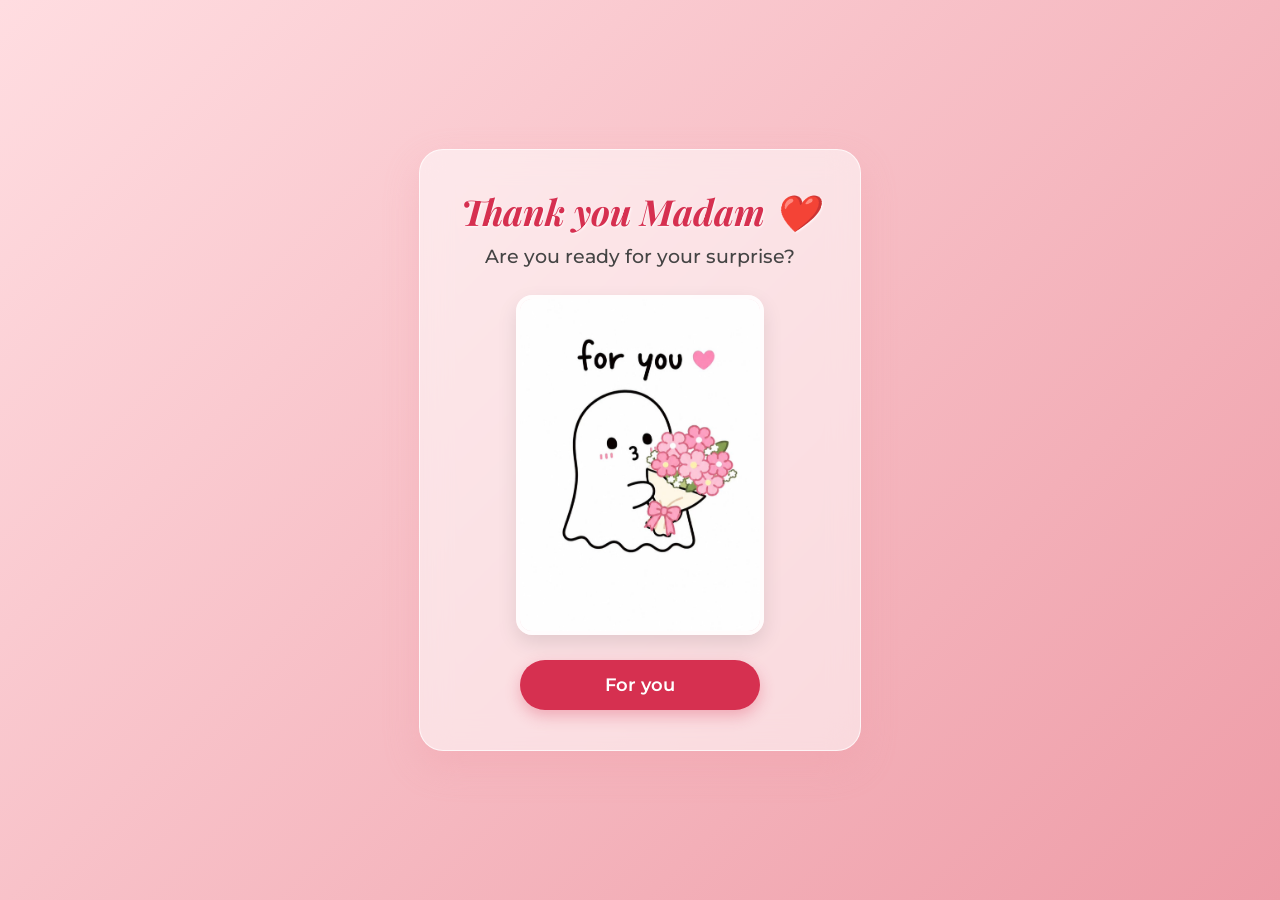
<file: thank.html>
<!DOCTYPE html>
<html lang="en">
<head>
    <meta charset="UTF-8">
    <meta name="viewport" content="width=device-width, initial-scale=1.0, maximum-scale=1.0, user-scalable=no">
    <title>Thank You!</title>
    <link href="https://fonts.googleapis.com/css2?family=Montserrat:wght@500;600&family=Playfair+Display:ital,wght@0,600;1,700&display=swap" rel="stylesheet">
    
    <style>
        /* Overall Page Styling */
        body {
            margin: 0;
            padding: 0;
            background: linear-gradient(135deg, #ffdde1 0%, #ee9ca7 100%);
            height: 100vh;
            width: 100vw;
            display: flex;
            justify-content: center;
            align-items: center;
            overflow: hidden;
            font-family: 'Montserrat', sans-serif;
            box-sizing: border-box;
        }

        /* Glass Card Styling */
        .page {
            display: flex;
            flex-direction: column;
            align-items: center;
            padding: clamp(25px, 5vw, 40px) clamp(20px, 4vw, 30px);
            width: 85%;
            max-width: 380px;
            
            background: rgba(255, 255, 255, 0.55);
            backdrop-filter: blur(15px);
            -webkit-backdrop-filter: blur(15px);
            border-radius: 24px;
            border: 1px solid rgba(255, 255, 255, 0.7);
            box-shadow: 0 15px 35px rgba(238, 156, 167, 0.3);
            text-align: center;
            
            animation: fadeIn 0.5s ease-in-out;
        }

        @keyframes fadeIn {
            from { opacity: 0; transform: scale(0.95) translateY(10px); }
            to { opacity: 1; transform: scale(1) translateY(0); }
        }

        /* Romantic Typography */
        h1 {
            font-family: 'Playfair Display', serif;
            color: #d63050; 
            font-size: clamp(28px, 8vw, 36px); 
            margin-top: 0;
            margin-bottom: 10px;
            text-shadow: 1px 1px 2px rgba(255, 255, 255, 0.8);
            line-height: 1.2;
            font-style: italic;
        }

        /* Styling for the question below the Thank You */
        h2 {
            font-family: 'Montserrat', sans-serif;
            color: #444444;
            font-size: clamp(16px, 5vw, 19px);
            font-weight: 500;
            margin-top: 0;
            margin-bottom: 25px;
            line-height: 1.4;
        }

        /* Responsive Image Styling */
        img {
            width: 100%;
            max-width: clamp(180px, 50vw, 240px);
            border-radius: 16px;
            margin-bottom: 25px;
            box-shadow: 0 8px 20px rgba(0, 0, 0, 0.1);
            border: 4px solid rgba(255, 255, 255, 0.9);
            object-fit: cover;
        }

        /* Button Container */
        .button-container {
            display: flex;
            width: 100%;
            justify-content: center;
        }

        /* Premium For You Button */
        .btn-foryou {
            font-family: 'Montserrat', sans-serif;
            font-weight: 600;
            font-size: clamp(16px, 4.5vw, 18px);
            padding: 14px 35px;
            width: 100%;
            max-width: 240px;
            background: #d63050; /* Solid romantic pink */
            color: #ffffff; 
            border: none;
            border-radius: 30px;
            cursor: pointer;
            transition: all 0.3s ease;
            box-shadow: 0 6px 15px rgba(214, 48, 80, 0.3);
            
            /* Mobile touch safety */
            -webkit-user-select: none;
            user-select: none;
            -webkit-tap-highlight-color: transparent;
        }

        .btn-foryou:hover {
            transform: translateY(-2px);
            background: #be2643;
            box-shadow: 0 8px 20px rgba(214, 48, 80, 0.4);
        }

        .btn-foryou:active {
            transform: scale(0.95);
        }
    </style>
</head>
<body>

    <div class="page">
        <h1>Thank you Madam ❤️</h1>
        
        <h2>Are you ready for your surprise?</h2>
        
        <img src="ttk.jpeg" alt="Happy impress image">
        
        <div class="button-container">
            <button class="btn-foryou" onclick="window.location.href='ttt/tk.html'">For you </button>
        </div>
    </div>

</body>
</html>
</file>
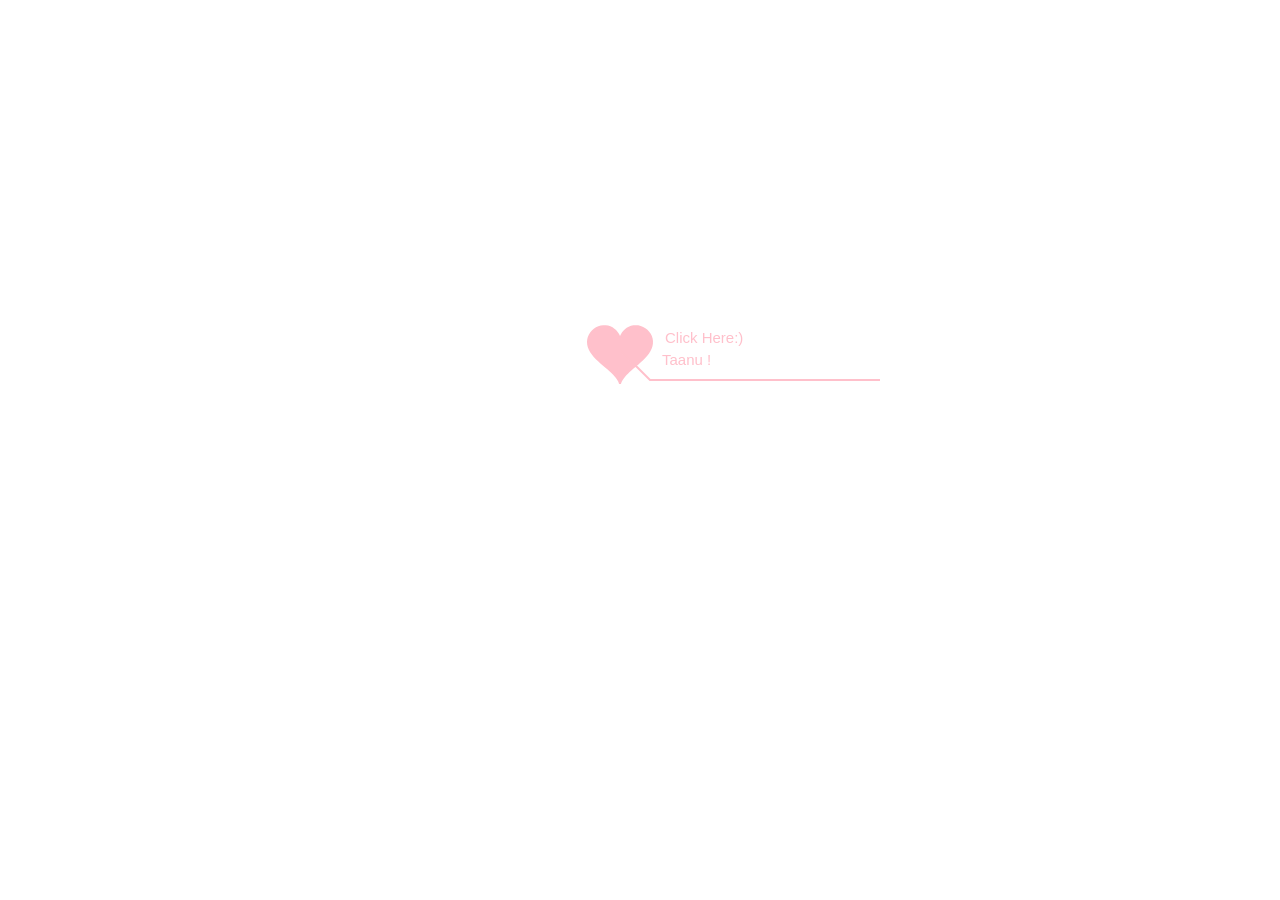
<file: thisisforu.html>
<!DOCTYPE html PUBLIC "-//W3C//DTD XHTML 1.0 Strict//EN" "http://www.w3.org/TR/xhtml1/DTD/xhtml1-strict.dtd">
<html xml:lang="en" xmlns="http://www.w3.org/1999/xhtml">
<head>
    <meta http-equiv="Content-Type" content="text/html; charset=UTF-8">
    <title>Taanu </title>	    
    <link type="text/css" rel="stylesheet" href="file/default.css">
    <script type="text/javascript" src="file/jquery.min.js"></script>
    <script type="text/javascript" src="file/jscex.min.js"></script>
    <script type="text/javascript" src="file/jscex-parser.js"></script>
    <script type="text/javascript" src="file/jscex-jit.js"></script>
    <script type="text/javascript" src="file/jscex-builderbase.min.js"></script>
    <script type="text/javascript" src="file/jscex-async.min.js"></script>
    <script type="text/javascript" src="file/jscex-async-powerpack.min.js"></script>
    <script type="text/javascript" src="file/function.js" charset="utf-8"></script>
    <script type="text/javascript" src="file/love.js" charset="utf-8"></script>
	<script>
        function playAudio() {
            var audio = document.getElementById("myAudio");
            audio.play();
        }
    </script>
</head>
<body>
    <div id="main">
        <div id="error"><a href="http://www.google.cn/chrome/intl/zh-CN/landing_chrome.html?hl=zh-CN&brand=CHMI">Chrome</a> (<a href="http://firefox.com.cn/download/">Firefox</a>)</div>
        <audio autoplay="autoplay" height="100" width="100" id="myAudio">
            <source src="aud.mp3" type="audio/mp3" />
            <embed height="100" width="100" src="audtanu.mp3" />
        </audio>
		<div id="wrap">
            <div id="text">
                <div id="code">
                    <span class="say">Hey you 💞</span><br>
                    <span class="say">Kharach Ignore ny kela tula me ani ka kru me </span><br>
                    <span class="say">intensioally Ny kela </span><br>
                    <span class="say">Rag gela asel tar im Waitig for ur call 💕</span><br>
                    <span class="say">Just saying... you're pretty awesome & cute today ❤️</span><br>
                    <span class="say">Ik tula soryy ny avdat tari pn soryy for that he ny avdla tar yeu ka flowers dyayla tula? Parat ekda plzz sorry bala </span><br>
                    <span class="say">Hope u have a great day today ❤️</span><br>
                </div>
            </div>
            <div id="clock-box">
                <span id="clock">577 days 0 hours 0 minutes 0 seconds</span> <!-- Change to "6940 days..." if needed -->
            </div>
            <canvas id="canvas" width="1100" height="680"></canvas>
        </div>
    </div>

    <script>
    (function() {
        var canvas = $('#canvas');
		
        if (!canvas[0].getContext) {
            $("#error").show();
            return false;
        }

        var width = canvas.width();
        var height = canvas.height();        
        canvas.attr("width", width);
        canvas.attr("height", height);

        var opts = {
            seed: {
                x: width / 2 - 20,
                color: "rgb(190, 26, 37)",
                scale: 2
            },
            branch: [
                [535, 680, 570, 250, 500, 200, 30, 100, [
                    [540, 500, 455, 417, 340, 400, 13, 100, [
                        [450, 435, 434, 430, 394, 395, 2, 40]
                    ]],
                    [550, 445, 600, 356, 680, 345, 12, 100, [
                        [578, 400, 648, 409, 661, 426, 3, 80]
                    ]],
                    [539, 281, 537, 248, 534, 217, 3, 40],
                    [546, 397, 413, 247, 328, 244, 9, 80, [
                        [427, 286, 383, 253, 371, 205, 2, 40],
                        [498, 345, 435, 315, 395, 330, 4, 60]
                    ]],
                    [546, 357, 608, 252, 678, 221, 6, 100, [
                        [590, 293, 646, 277, 648, 271, 2, 80]
                    ]]
                ]] 
            ],
            bloom: {
                num: 700,
                width: 1080,
                height: 650,
            },
            footer: {
                width: 1200,
                height: 5,
                speed: 10,
            }
        }

        var tree = new Tree(canvas[0], width, height, opts);
        var seed = tree.seed;
        var foot = tree.footer;
        var hold = 1;

        canvas.click(function(e) {
            playAudio();
            var offset = canvas.offset(), x, y;
            x = e.pageX - offset.left;
            y = e.pageY - offset.top;
            if (seed.hover(x, y)) {
                hold = 0; 
                canvas.unbind("click");
                canvas.unbind("mousemove");
                canvas.removeClass('hand');
            }
        }).mousemove(function(e) {
            var offset = canvas.offset(), x, y;
            x = e.pageX - offset.left;
            y = e.pageY - offset.top;
            canvas.toggleClass('hand', seed.hover(x, y));
        });

        var seedAnimate = eval(Jscex.compile("async", function () {
            seed.draw();
            while (hold) {
                $await(Jscex.Async.sleep(10));
            }
            while (seed.canScale()) {
                seed.scale(0.95);
                $await(Jscex.Async.sleep(10));
            }
            while (seed.canMove()) {
                seed.move(0, 2);
                foot.draw();
                $await(Jscex.Async.sleep(10));
            }
        }));

        var growAnimate = eval(Jscex.compile("async", function () {
            do {
                tree.grow();
                $await(Jscex.Async.sleep(10));
            } while (tree.canGrow());
        }));

        var flowAnimate = eval(Jscex.compile("async", function () {
            do {
                tree.flower(2);
                $await(Jscex.Async.sleep(10));
            } while (tree.canFlower());
        }));

        var moveAnimate = eval(Jscex.compile("async", function () {
            tree.snapshot("p1", 240, 0, 610, 680);
            while (tree.move("p1", 500, 0)) {
                foot.draw();
                $await(Jscex.Async.sleep(10));
            }
            foot.draw();
            tree.snapshot("p2", 500, 0, 610, 680);

            canvas.parent().css("background", "url(" + tree.toDataURL('image/png') + ")");
            canvas.css("background", "#ffe");
            $await(Jscex.Async.sleep(300));
            canvas.css("background", "none");
        }));

        var textAnimate = eval(Jscex.compile("async", function () {
            $("#code").show().typewriter();
        }));
	    
        var runAsync = eval(Jscex.compile("async", function () {
            $await(seedAnimate());
            $await(growAnimate());
            $await(flowAnimate());
            $await(moveAnimate());
            textAnimate().start();
        }));

        runAsync().start();
    })();
    </script>
<button id="delayed-btn" class="btn-next" style="display: none;" onclick="window.location.href='question.html'">Next</button>

<style> 
    button {
        font-family: 'Montserrat', sans-serif;
        font-weight: 600;
        font-size: clamp(15px, 4vw, 17px);
        padding: 12px 30px;
        background: #ffffff; 
        color: #d63050;
        border: 1px solid rgba(214, 48, 80, 0.2);
        border-radius: 30px;
        cursor: pointer;
        transition: all 0.3s ease;
        box-shadow: 0 5px 15px rgba(214, 48, 80, 0.1);
        -webkit-user-select: none;
        user-select: none;
        -webkit-tap-highlight-color: transparent;
    }

    .btn-next {
        width: 100%;
        max-width: 220px;
        background: #d63050;
        color: #ffffff;
    }

    button:hover {
        transform: translateY(-2px);
        box-shadow: 0 8px 20px rgba(214, 48, 80, 0.2);
    }
    
    .btn-next:hover {
        background: #be2643;
    }

    button:active {
        transform: scale(0.95);
    }
</style>

<script>
    setTimeout(function() {
        // This reveals the button after 20,000 milliseconds (20 seconds)
        document.getElementById('delayed-btn').style.display = 'inline-block';
    }, 20000); 
</script>
</body>
</html>
</file>
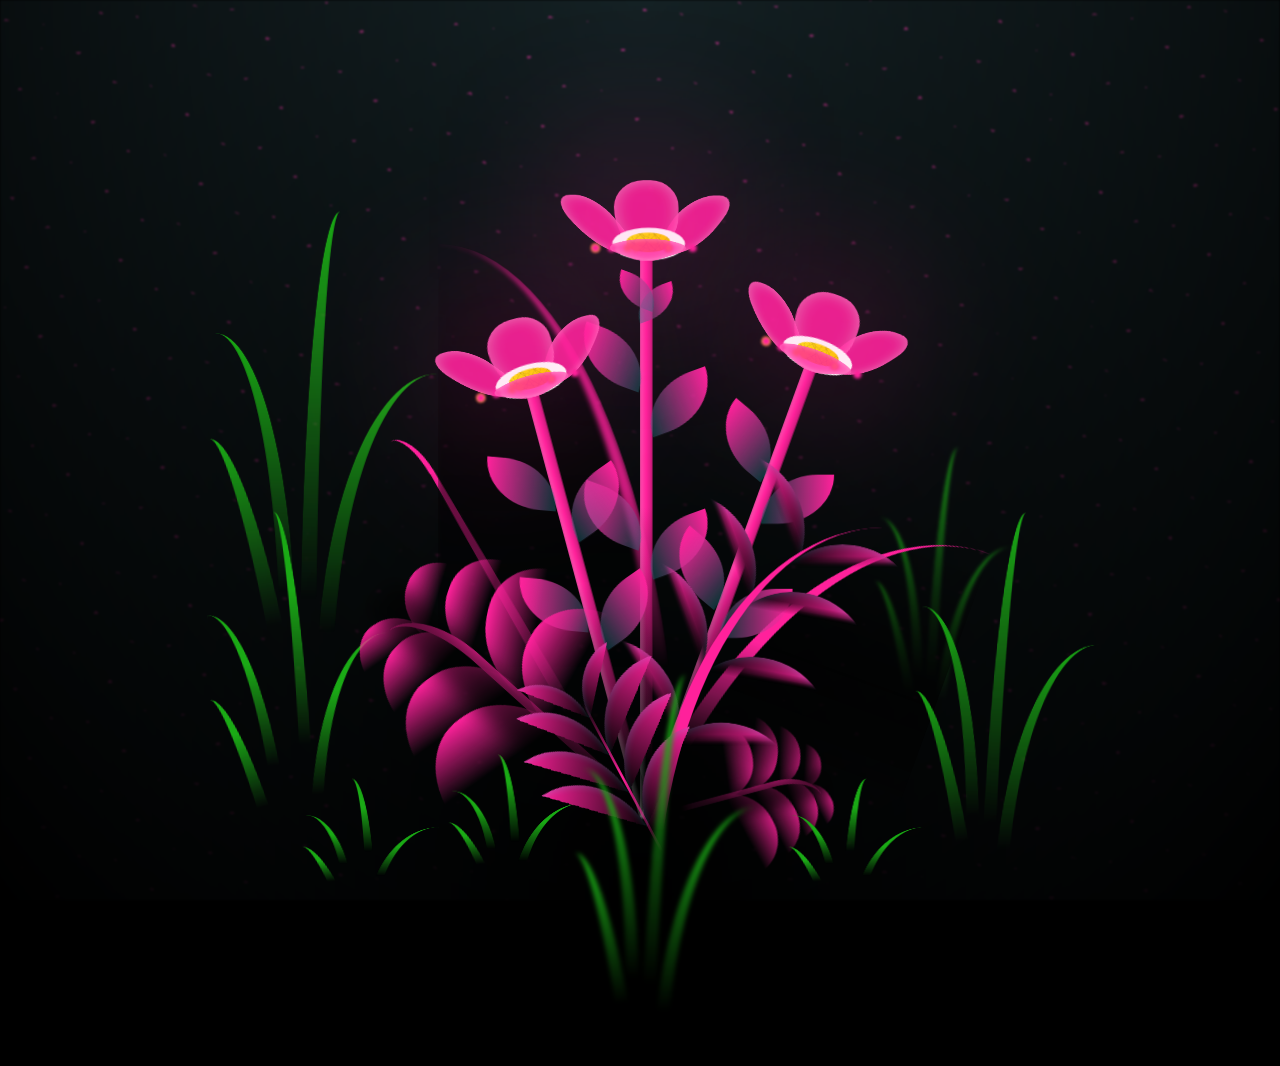
<file: ttt/tk.html>
<!DOCTYPE html>
<html lang="en" >
<head>
  <meta charset="UTF-8">
  <title>Interactive Flowers</title>
  <link rel="stylesheet" href="./style.css">

</head>
<body>

<body class="not-loaded">
  <div class="night"></div>
  <div class="flowers">
    <div class="flower flower--1">
      <div class="flower__leafs flower__leafs--1">
        <div class="flower__leaf flower__leaf--1"></div>
        <div class="flower__leaf flower__leaf--2"></div>
        <div class="flower__leaf flower__leaf--3"></div>
        <div class="flower__leaf flower__leaf--4"></div>
        <div class="flower__white-circle"></div>

        <div class="flower__light flower__light--1"></div>
        <div class="flower__light flower__light--2"></div>
        <div class="flower__light flower__light--3"></div>
        <div class="flower__light flower__light--4"></div>
        <div class="flower__light flower__light--5"></div>
        <div class="flower__light flower__light--6"></div>
        <div class="flower__light flower__light--7"></div>
        <div class="flower__light flower__light--8"></div>

      </div>
      <div class="flower__line">
        <div class="flower__line__leaf flower__line__leaf--1"></div>
        <div class="flower__line__leaf flower__line__leaf--2"></div>
        <div class="flower__line__leaf flower__line__leaf--3"></div>
        <div class="flower__line__leaf flower__line__leaf--4"></div>
        <div class="flower__line__leaf flower__line__leaf--5"></div>
        <div class="flower__line__leaf flower__line__leaf--6"></div>
      </div>
    </div>

    <div class="flower flower--2">
      <div class="flower__leafs flower__leafs--2">
        <div class="flower__leaf flower__leaf--1"></div>
        <div class="flower__leaf flower__leaf--2"></div>
        <div class="flower__leaf flower__leaf--3"></div>
        <div class="flower__leaf flower__leaf--4"></div>
        <div class="flower__white-circle"></div>

        <div class="flower__light flower__light--1"></div>
        <div class="flower__light flower__light--2"></div>
        <div class="flower__light flower__light--3"></div>
        <div class="flower__light flower__light--4"></div>
        <div class="flower__light flower__light--5"></div>
        <div class="flower__light flower__light--6"></div>
        <div class="flower__light flower__light--7"></div>
        <div class="flower__light flower__light--8"></div>

      </div>
      <div class="flower__line">
        <div class="flower__line__leaf flower__line__leaf--1"></div>
        <div class="flower__line__leaf flower__line__leaf--2"></div>
        <div class="flower__line__leaf flower__line__leaf--3"></div>
        <div class="flower__line__leaf flower__line__leaf--4"></div>
      </div>
    </div>

    <div class="flower flower--3">
      <div class="flower__leafs flower__leafs--3">
        <div class="flower__leaf flower__leaf--1"></div>
        <div class="flower__leaf flower__leaf--2"></div>
        <div class="flower__leaf flower__leaf--3"></div>
        <div class="flower__leaf flower__leaf--4"></div>
        <div class="flower__white-circle"></div>

        <div class="flower__light flower__light--1"></div>
        <div class="flower__light flower__light--2"></div>
        <div class="flower__light flower__light--3"></div>
        <div class="flower__light flower__light--4"></div>
        <div class="flower__light flower__light--5"></div>
        <div class="flower__light flower__light--6"></div>
        <div class="flower__light flower__light--7"></div>
        <div class="flower__light flower__light--8"></div>

      </div>
      <div class="flower__line">
        <div class="flower__line__leaf flower__line__leaf--1"></div>
        <div class="flower__line__leaf flower__line__leaf--2"></div>
        <div class="flower__line__leaf flower__line__leaf--3"></div>
        <div class="flower__line__leaf flower__line__leaf--4"></div>
      </div>
    </div>

    <div class="grow-ans" style="--d:1.2s">
      <div class="flower__g-long">
        <div class="flower__g-long__top"></div>
        <div class="flower__g-long__bottom"></div>
      </div>
    </div>

    <div class="growing-grass">
      <div class="flower__grass flower__grass--1">
        <div class="flower__grass--top"></div>
        <div class="flower__grass--bottom"></div>
        <div class="flower__grass__leaf flower__grass__leaf--1"></div>
        <div class="flower__grass__leaf flower__grass__leaf--2"></div>
        <div class="flower__grass__leaf flower__grass__leaf--3"></div>
        <div class="flower__grass__leaf flower__grass__leaf--4"></div>
        <div class="flower__grass__leaf flower__grass__leaf--5"></div>
        <div class="flower__grass__leaf flower__grass__leaf--6"></div>
        <div class="flower__grass__leaf flower__grass__leaf--7"></div>
        <div class="flower__grass__leaf flower__grass__leaf--8"></div>
        <div class="flower__grass__overlay"></div>
      </div>
    </div>

    <div class="growing-grass">
      <div class="flower__grass flower__grass--2">
        <div class="flower__grass--top"></div>
        <div class="flower__grass--bottom"></div>
        <div class="flower__grass__leaf flower__grass__leaf--1"></div>
        <div class="flower__grass__leaf flower__grass__leaf--2"></div>
        <div class="flower__grass__leaf flower__grass__leaf--3"></div>
        <div class="flower__grass__leaf flower__grass__leaf--4"></div>
        <div class="flower__grass__leaf flower__grass__leaf--5"></div>
        <div class="flower__grass__leaf flower__grass__leaf--6"></div>
        <div class="flower__grass__leaf flower__grass__leaf--7"></div>
        <div class="flower__grass__leaf flower__grass__leaf--8"></div>
        <div class="flower__grass__overlay"></div>
      </div>
    </div>

    <div class="grow-ans" style="--d:2.4s">
      <div class="flower__g-right flower__g-right--1">
        <div class="leaf"></div>
      </div>
    </div>

    <div class="grow-ans" style="--d:2.8s">
      <div class="flower__g-right flower__g-right--2">
        <div class="leaf"></div>
      </div>
    </div>

    <div class="grow-ans" style="--d:2.8s">
      <div class="flower__g-front">
        <div class="flower__g-front__leaf-wrapper flower__g-front__leaf-wrapper--1">
          <div class="flower__g-front__leaf"></div>
        </div>
        <div class="flower__g-front__leaf-wrapper flower__g-front__leaf-wrapper--2">
          <div class="flower__g-front__leaf"></div>
        </div>
        <div class="flower__g-front__leaf-wrapper flower__g-front__leaf-wrapper--3">
          <div class="flower__g-front__leaf"></div>
        </div>
        <div class="flower__g-front__leaf-wrapper flower__g-front__leaf-wrapper--4">
          <div class="flower__g-front__leaf"></div>
        </div>
        <div class="flower__g-front__leaf-wrapper flower__g-front__leaf-wrapper--5">
          <div class="flower__g-front__leaf"></div>
        </div>
        <div class="flower__g-front__leaf-wrapper flower__g-front__leaf-wrapper--6">
          <div class="flower__g-front__leaf"></div>
        </div>
        <div class="flower__g-front__leaf-wrapper flower__g-front__leaf-wrapper--7">
          <div class="flower__g-front__leaf"></div>
        </div>
        <div class="flower__g-front__leaf-wrapper flower__g-front__leaf-wrapper--8">
          <div class="flower__g-front__leaf"></div>
        </div>
        <div class="flower__g-front__line"></div>
      </div>
    </div>

    <div class="grow-ans" style="--d:3.2s">
      <div class="flower__g-fr">
        <div class="leaf"></div>
        <div class="flower__g-fr__leaf flower__g-fr__leaf--1"></div>
        <div class="flower__g-fr__leaf flower__g-fr__leaf--2"></div>
        <div class="flower__g-fr__leaf flower__g-fr__leaf--3"></div>
        <div class="flower__g-fr__leaf flower__g-fr__leaf--4"></div>
        <div class="flower__g-fr__leaf flower__g-fr__leaf--5"></div>
        <div class="flower__g-fr__leaf flower__g-fr__leaf--6"></div>
        <div class="flower__g-fr__leaf flower__g-fr__leaf--7"></div>
        <div class="flower__g-fr__leaf flower__g-fr__leaf--8"></div>
      </div>
    </div>

    <div class="long-g long-g--0">
      <div class="grow-ans" style="--d:3s">
        <div class="leaf leaf--0"></div>
      </div>
      <div class="grow-ans" style="--d:2.2s">
        <div class="leaf leaf--1"></div>
      </div>
      <div class="grow-ans" style="--d:3.4s">
        <div class="leaf leaf--2"></div>
      </div>
      <div class="grow-ans" style="--d:3.6s">
        <div class="leaf leaf--3"></div>
      </div>
    </div>

    <div class="long-g long-g--1">
      <div class="grow-ans" style="--d:3.6s">
        <div class="leaf leaf--0"></div>
      </div>
      <div class="grow-ans" style="--d:3.8s">
        <div class="leaf leaf--1"></div>
      </div>
      <div class="grow-ans" style="--d:4s">
        <div class="leaf leaf--2"></div>
      </div>
      <div class="grow-ans" style="--d:4.2s">
        <div class="leaf leaf--3"></div>
      </div>
    </div>

    <div class="long-g long-g--2">
      <div class="grow-ans" style="--d:4s">
        <div class="leaf leaf--0"></div>
      </div>
      <div class="grow-ans" style="--d:4.2s">
        <div class="leaf leaf--1"></div>
      </div>
      <div class="grow-ans" style="--d:4.4s">
        <div class="leaf leaf--2"></div>
      </div>
      <div class="grow-ans" style="--d:4.6s">
        <div class="leaf leaf--3"></div>
      </div>
    </div>

    <div class="long-g long-g--3">
      <div class="grow-ans" style="--d:4s">
        <div class="leaf leaf--0"></div>
      </div>
      <div class="grow-ans" style="--d:4.2s">
        <div class="leaf leaf--1"></div>
      </div>
      <div class="grow-ans" style="--d:3s">
        <div class="leaf leaf--2"></div>
      </div>
      <div class="grow-ans" style="--d:3.6s">
        <div class="leaf leaf--3"></div>
      </div>
    </div>

    <div class="long-g long-g--4">
      <div class="grow-ans" style="--d:4s">
        <div class="leaf leaf--0"></div>
      </div>
      <div class="grow-ans" style="--d:4.2s">
        <div class="leaf leaf--1"></div>
      </div>
      <div class="grow-ans" style="--d:3s">
        <div class="leaf leaf--2"></div>
      </div>
      <div class="grow-ans" style="--d:3.6s">
        <div class="leaf leaf--3"></div>
      </div>
    </div>

    <div class="long-g long-g--5">
      <div class="grow-ans" style="--d:4s">
        <div class="leaf leaf--0"></div>
      </div>
      <div class="grow-ans" style="--d:4.2s">
        <div class="leaf leaf--1"></div>
      </div>
      <div class="grow-ans" style="--d:3s">
        <div class="leaf leaf--2"></div>
      </div>
      <div class="grow-ans" style="--d:3.6s">
        <div class="leaf leaf--3"></div>
      </div>
    </div>

    <div class="long-g long-g--6">
      <div class="grow-ans" style="--d:4.2s">
        <div class="leaf leaf--0"></div>
      </div>
      <div class="grow-ans" style="--d:4.4s">
        <div class="leaf leaf--1"></div>
      </div>
      <div class="grow-ans" style="--d:4.6s">
        <div class="leaf leaf--2"></div>
      </div>
      <div class="grow-ans" style="--d:4.8s">
        <div class="leaf leaf--3"></div>
      </div>
    </div>

    <div class="long-g long-g--7">
      <div class="grow-ans" style="--d:3s">
        <div class="leaf leaf--0"></div>
      </div>
      <div class="grow-ans" style="--d:3.2s">
        <div class="leaf leaf--1"></div>
      </div>
      <div class="grow-ans" style="--d:3.5s">
        <div class="leaf leaf--2"></div>
      </div>
      <div class="grow-ans" style="--d:3.6s">
        <div class="leaf leaf--3"></div>
      </div>
    </div>
  </div>
</body>
<!-- partial -->
  <script  src="./script.js"></script>

</body>
</html>
</file>
<file: file/default.css>
body {
  margin: 0;
  padding: 0;
  background-color: white; /* solid black background, images removed */
  color: white;
  font-size: 14px;
  font-family: sans-serif;
  overflow: auto;
}
a {
  color: black;
  font-size: 14px;
}
#main {
  width: 100%;
}
#wrap {
  position: relative;
  margin: 0 auto;
  width: 1100px;
  height: 680px;
  margin-top: 10px;
}
#text {
  width: 272px;
  height: 560px;
  left: 188px;
  top: 80px;
  position: absolute;
}
#code {
  display: none;
  color: black;
  font-size: 16px;
  margin-top: 70px;
  line-height: 25px;
  font-size: larger;
  font-weight: bolder;
}
#clock-box {
  position: absolute;
  left: 60px;
  top: 550px;
  font-size: 28px;
  display: none;
}
#clock-box a {
  font-size: 28px;
  text-decoration: none;
}
#clock {
  margin-left: 48px;
}
#clock .digit {
  font-size: 64px;
}
#canvas {
  margin: 0 auto;
  width: 1100px;
  height: 680px;
}
#error {
  margin: 0 auto;
  text-align: center;
  margin-top: 60px;
  display: none;
}
.hand {
  cursor: pointer;
}
.say {
  margin-left: 5px;
}
.space {
  margin-right: 150px;
}

#message-box{
  position: absolute;
  margin-top:450px;
  font-size: 25px;
  font-family: monospace;

}
</file>
<file: ttt/style.css>
*,
*::after,
*::before {
  padding: 0;
  margin: 0;
  box-sizing: border-box;
}

:root {
  --dark-color: #000;
}

body {
  display: flex;
  align-items: flex-end;
  justify-content: center;
  min-height: 100vh;
  background-color: var(--dark-color);
  overflow: hidden;
  perspective: 1000px;
}

.night {
  position: fixed;
  left: 50%;
  top: 0;
  transform: translateX(-50%);
  width: 100%;
  height: 100%;
  filter: blur(0.1vmin);
  background-image: radial-gradient(ellipse at top, transparent 0%, var(--dark-color)), radial-gradient(ellipse at bottom, var(--dark-color), rgba(145, 233, 255, 0.2)), repeating-linear-gradient(220deg, black 0px, black 19px, transparent 19px, transparent 22px), repeating-linear-gradient(189deg, black 0px, black 19px, transparent 19px, transparent 22px), repeating-linear-gradient(148deg, black 0px, black 19px, transparent 19px, transparent 22px), linear-gradient(90deg, #ff219b, #ff219b);
}

.flowers {
  position: relative;
  transform: scale(0.9);
}

.flower {
  position: absolute;
  bottom: 10vmin;
  transform-origin: bottom center;
  z-index: 10;
  --fl-speed: 0.8s;
}
.flower--1 {
  animation: moving-flower-1 4s linear infinite;
}
.flower--1 .flower__line {
  height: 70vmin;
  animation-delay: 0.3s;
}
.flower--1 .flower__line__leaf--1 {
  animation: blooming-leaf-right var(--fl-speed) 1.6s backwards;
}
.flower--1 .flower__line__leaf--2 {
  animation: blooming-leaf-right var(--fl-speed) 1.4s backwards;
}
.flower--1 .flower__line__leaf--3 {
  animation: blooming-leaf-left var(--fl-speed) 1.2s backwards;
}
.flower--1 .flower__line__leaf--4 {
  animation: blooming-leaf-left var(--fl-speed) 1s backwards;
}
.flower--1 .flower__line__leaf--5 {
  animation: blooming-leaf-right var(--fl-speed) 1.8s backwards;
}
.flower--1 .flower__line__leaf--6 {
  animation: blooming-leaf-left var(--fl-speed) 2s backwards;
}
.flower--2 {
  left: 50%;
  transform: rotate(20deg);
  animation: moving-flower-2 4s linear infinite;
}
.flower--2 .flower__line {
  height: 60vmin;
  animation-delay: 0.6s;
}
.flower--2 .flower__line__leaf--1 {
  animation: blooming-leaf-right var(--fl-speed) 1.9s backwards;
}
.flower--2 .flower__line__leaf--2 {
  animation: blooming-leaf-right var(--fl-speed) 1.7s backwards;
}
.flower--2 .flower__line__leaf--3 {
  animation: blooming-leaf-left var(--fl-speed) 1.5s backwards;
}
.flower--2 .flower__line__leaf--4 {
  animation: blooming-leaf-left var(--fl-speed) 1.3s backwards;
}
.flower--3 {
  left: 50%;
  transform: rotate(-15deg);
  animation: moving-flower-3 4s linear infinite;
}
.flower--3 .flower__line {
  animation-delay: 0.9s;
}
.flower--3 .flower__line__leaf--1 {
  animation: blooming-leaf-right var(--fl-speed) 2.5s backwards;
}
.flower--3 .flower__line__leaf--2 {
  animation: blooming-leaf-right var(--fl-speed) 2.3s backwards;
}
.flower--3 .flower__line__leaf--3 {
  animation: blooming-leaf-left var(--fl-speed) 2.1s backwards;
}
.flower--3 .flower__line__leaf--4 {
  animation: blooming-leaf-left var(--fl-speed) 1.9s backwards;
}
.flower__leafs {
  position: relative;
  animation: blooming-flower
   2s backwards;
}
.flower__leafs--1 {
  animation-delay: 1.1s;
}
.flower__leafs--2 {
  animation-delay: 1.4s;
}
.flower__leafs--3 {
  animation-delay: 1.7s;
}
.flower__leafs::after {
  content: "";
  position: absolute;
  left: 0;
  top: 0;
  transform: translate(-50%, -100%);
  width: 8vmin;
  height: 8vmin;
  background-color: #ff219b;
  filter: blur(10vmin);
}
.flower__leaf {
  position: absolute;
  bottom: 0;
  left: 50%;
  width: 8vmin;
  height: 11vmin;
  border-radius: 51% 49% 47% 53%/44% 45% 55% 69%;
  background-color: #ff219b;
  background-image: linear-gradient(to top, #ff219b, #ff219b);
  transform-origin: bottom center;
  opacity: 0.9;
  box-shadow: inset 0 0 2vmin rgba(255, 255, 255, 0.5);
}
.flower__leaf--1 {
  transform: translate(-10%, 1%) rotateY(40deg) rotateX(-50deg);
}
.flower__leaf--2 {
  transform: translate(-50%, -4%) rotateX(40deg);
}
.flower__leaf--3 {
  transform: translate(-90%, 0%) rotateY(45deg) rotateX(50deg);
}
.flower__leaf--4 {
  width: 8vmin;
  height: 8vmin;
  transform-origin: bottom left;
  border-radius: 4vmin 10vmin 4vmin 4vmin;
  transform: translate(0%, 18%) rotateX(70deg) rotate(-43deg);
  background-image: linear-gradient(to top, #ff219b, #ff219b);
  z-index: 1;
  opacity: 0.8;
}
.flower__white-circle {
  position: absolute;
  left: -3.5vmin;
  top: -3vmin;
  width: 9vmin;
  height: 4vmin;
  border-radius: 50%;
  background-color: #fff;
}
.flower__white-circle::after {
  content: "";
  position: absolute;
  left: 50%;
  top: 45%;
  transform: translate(-50%, -50%);
  width: 60%;
  height: 60%;
  border-radius: inherit;
  background-image: repeating-linear-gradient(135deg, rgba(0, 0, 0, 0.03) 0px, rgba(0, 0, 0, 0.03) 1px, transparent 1px, transparent 12px), repeating-linear-gradient(45deg, rgba(0, 0, 0, 0.03) 0px, rgba(0, 0, 0, 0.03) 1px, transparent 1px, transparent 12px), repeating-linear-gradient(67.5deg, rgba(0, 0, 0, 0.03) 0px, rgba(0, 0, 0, 0.03) 1px, transparent 1px, transparent 12px), repeating-linear-gradient(135deg, rgba(0, 0, 0, 0.03) 0px, rgba(0, 0, 0, 0.03) 1px, transparent 1px, transparent 12px), repeating-linear-gradient(45deg, rgba(0, 0, 0, 0.03) 0px, rgba(0, 0, 0, 0.03) 1px, transparent 1px, transparent 12px), repeating-linear-gradient(112.5deg, rgba(0, 0, 0, 0.03) 0px, rgba(0, 0, 0, 0.03) 1px, transparent 1px, transparent 12px), repeating-linear-gradient(112.5deg, rgba(0, 0, 0, 0.03) 0px, rgba(0, 0, 0, 0.03) 1px, transparent 1px, transparent 12px), repeating-linear-gradient(45deg, rgba(0, 0, 0, 0.03) 0px, rgba(0, 0, 0, 0.03) 1px, transparent 1px, transparent 12px), repeating-linear-gradient(22.5deg, rgba(0, 0, 0, 0.03) 0px, rgba(0, 0, 0, 0.03) 1px, transparent 1px, transparent 12px), repeating-linear-gradient(45deg, rgba(0, 0, 0, 0.03) 0px, rgba(0, 0, 0, 0.03) 1px, transparent 1px, transparent 12px), repeating-linear-gradient(22.5deg, rgba(0, 0, 0, 0.03) 0px, rgba(0, 0, 0, 0.03) 1px, transparent 1px, transparent 12px), repeating-linear-gradient(135deg, rgba(0, 0, 0, 0.03) 0px, rgba(0, 0, 0, 0.03) 1px, transparent 1px, transparent 12px), repeating-linear-gradient(157.5deg, rgba(0, 0, 0, 0.03) 0px, rgba(0, 0, 0, 0.03) 1px, transparent 1px, transparent 12px), repeating-linear-gradient(67.5deg, rgba(0, 0, 0, 0.03) 0px, rgba(0, 0, 0, 0.03) 1px, transparent 1px, transparent 12px), repeating-linear-gradient(67.5deg, rgba(0, 0, 0, 0.03) 0px, rgba(0, 0, 0, 0.03) 1px, transparent 1px, transparent 12px), linear-gradient(90deg, #ffeb12, #ffce00);
}
.flower__line {
  height: 55vmin;
  width: 1.5vmin;
  background-image: linear-gradient(to left, rgba(0, 0, 0, 0.2), transparent, rgba(255, 255, 255, 0.2)), linear-gradient(to top, transparent 10%, #ff219b, #ff219b);
  box-shadow: inset 0 0 2px rgba(0, 0, 0, 0.5);
  animation: grow-flower-tree 4s backwards;
}
.flower__line__leaf {
  --w: 7vmin;
  --h: calc(var(--w) + 2vmin);
  position: absolute;
  top: 20%;
  left: 90%;
  width: var(--w);
  height: var(--h);
  border-top-right-radius: var(--h);
  border-bottom-left-radius: var(--h);
  background-image: linear-gradient(to top, rgba(20, 117, 122, 0.4), #ff219b);
}
.flower__line__leaf--1 {
  transform: rotate(70deg) rotateY(30deg);
}
.flower__line__leaf--2 {
  top: 45%;
  transform: rotate(70deg) rotateY(30deg);
}
.flower__line__leaf--3, .flower__line__leaf--4, .flower__line__leaf--6 {
  border-top-right-radius: 0;
  border-bottom-left-radius: 0;
  border-top-left-radius: var(--h);
  border-bottom-right-radius: var(--h);
  left: -460%;
  top: 12%;
  transform: rotate(-70deg) rotateY(30deg);
}
.flower__line__leaf--4 {
  top: 40%;
}
.flower__line__leaf--5 {
  top: 0;
  transform-origin: left;
  transform: rotate(70deg) rotateY(30deg) scale(0.6);
}
.flower__line__leaf--6 {
  top: -2%;
  left: -450%;
  transform-origin: right;
  transform: rotate(-70deg) rotateY(30deg) scale(0.6);
}
.flower__light {
  position: absolute;
  bottom: 0vmin;
  width: 1vmin;
  height: 1vmin;
  background-color: #fffb00;
  border-radius: 50%;
  filter: blur(0.2vmin);
  animation: light-ans 4s linear infinite backwards;
}
.flower__light:nth-child(odd) {
  background-color: #ff219b;
}
.flower__light--1 {
  left: -2vmin;
  animation-delay: 1s;
}
.flower__light--2 {
  left: 3vmin;
  animation-delay: 0.5s;
}
.flower__light--3 {
  left: -6vmin;
  animation-delay: 0.3s;
}
.flower__light--4 {
  left: 6vmin;
  animation-delay: 0.9s;
}
.flower__light--5 {
  left: -1vmin;
  animation-delay: 1.5s;
}
.flower__light--6 {
  left: -4vmin;
  animation-delay: 3s;
}
.flower__light--7 {
  left: 3vmin;
  animation-delay: 2s;
}
.flower__light--8 {
  left: -6vmin;
  animation-delay: 3.5s;
}
.flower__grass {
  --c: #ff219b;
  --line-w: 1.5vmin;
  position: absolute;
  bottom: 12vmin;
  left: -7vmin;
  display: flex;
  flex-direction: column;
  align-items: flex-end;
  z-index: 20;
  transform-origin: bottom center;
  transform: rotate(-48deg) rotateY(40deg);
}
.flower__grass--1 {
  animation: moving-grass 2s linear infinite;
}
.flower__grass--2 {
  left: 2vmin;
  bottom: 10vmin;
  transform: scale(0.5) rotate(75deg) rotateX(10deg) rotateY(-200deg);
  opacity: 0.8;
  z-index: 0;
  animation: moving-grass--2 1.5s linear infinite;
}
.flower__grass--top {
  width: 7vmin;
  height: 10vmin;
  border-top-right-radius: 100%;
  border-right: var(--line-w) solid var(--c);
  transform-origin: bottom center;
  transform: rotate(-2deg);
}
.flower__grass--bottom {
  margin-top: -2px;
  width: var(--line-w);
  height: 25vmin;
  background-image: linear-gradient(to top, transparent, var(--c));
}
.flower__grass__leaf {
  --size: 10vmin;
  position: absolute;
  width: calc(var(--size) * 2.1);
  height: var(--size);
  border-top-left-radius: var(--size);
  border-top-right-radius: var(--size);
  background-image: linear-gradient(to top, transparent, transparent 30%, var(--c));
  z-index: 100;
}
.flower__grass__leaf--1 {
  top: -6%;
  left: 30%;
  --size: 6vmin;
  transform: rotate(-20deg);
  animation: growing-grass-ans--1 2s 2.6s backwards;
}
@keyframes growing-grass-ans--1 {
  0% {
    transform-origin: bottom left;
    transform: rotate(-20deg) scale(0);
  }
}
.flower__grass__leaf--2 {
  top: -5%;
  left: -110%;
  --size: 6vmin;
  transform: rotate(10deg);
  animation: growing-grass-ans--2 2s 2.4s linear backwards;
}
@keyframes growing-grass-ans--2 {
  0% {
    transform-origin: bottom right;
    transform: rotate(10deg) scale(0);
  }
}
.flower__grass__leaf--3 {
  top: 5%;
  left: 60%;
  --size: 8vmin;
  transform: rotate(-18deg) rotateX(-20deg);
  animation: growing-grass-ans--3 2s 2.2s linear backwards;
}
@keyframes growing-grass-ans--3 {
  0% {
    transform-origin: bottom left;
    transform: rotate(-18deg) rotateX(-20deg) scale(0);
  }
}
.flower__grass__leaf--4 {
  top: 6%;
  left: -135%;
  --size: 8vmin;
  transform: rotate(2deg);
  animation: growing-grass-ans--4 2s 2s linear backwards;
}
@keyframes growing-grass-ans--4 {
  0% {
    transform-origin: bottom right;
    transform: rotate(2deg) scale(0);
  }
}
.flower__grass__leaf--5 {
  top: 20%;
  left: 60%;
  --size: 10vmin;
  transform: rotate(-24deg) rotateX(-20deg);
  animation: growing-grass-ans--5 2s 1.8s linear backwards;
}
@keyframes growing-grass-ans--5 {
  0% {
    transform-origin: bottom left;
    transform: rotate(-24deg) rotateX(-20deg) scale(0);
  }
}
.flower__grass__leaf--6 {
  top: 22%;
  left: -180%;
  --size: 10vmin;
  transform: rotate(10deg);
  animation: growing-grass-ans--6 2s 1.6s linear backwards;
}
@keyframes growing-grass-ans--6 {
  0% {
    transform-origin: bottom right;
    transform: rotate(10deg) scale(0);
  }
}
.flower__grass__leaf--7 {
  top: 39%;
  left: 70%;
  --size: 10vmin;
  transform: rotate(-10deg);
  animation: growing-grass-ans--7 2s 1.4s linear backwards;
}
@keyframes growing-grass-ans--7 {
  0% {
    transform-origin: bottom left;
    transform: rotate(-10deg) scale(0);
  }
}
.flower__grass__leaf--8 {
  top: 40%;
  left: -215%;
  --size: 11vmin;
  transform: rotate(10deg);
  animation: growing-grass-ans--8 2s 1.2s linear backwards;
}
@keyframes growing-grass-ans--8 {
  0% {
    transform-origin: bottom right;
    transform: rotate(10deg) scale(0);
  }
}
.flower__grass__overlay {
  position: absolute;
  top: -10%;
  right: 0%;
  width: 100%;
  height: 100%;
  background-color: rgba(0, 0, 0, 0.6);
  filter: blur(1.5vmin);
  z-index: 100;
}
.flower__g-long {
  --w: 2vmin;
  --h: 6vmin;
  --c: #ff219b;
  position: absolute;
  bottom: 10vmin;
  left: -3vmin;
  transform-origin: bottom center;
  transform: rotate(-30deg) rotateY(-20deg);
  display: flex;
  flex-direction: column;
  align-items: flex-end;
  animation: flower-g-long-ans 3s linear infinite;
}
@keyframes flower-g-long-ans {
  0%, 100% {
    transform: rotate(-30deg) rotateY(-20deg);
  }
  50% {
    transform: rotate(-32deg) rotateY(-20deg);
  }
}
.flower__g-long__top {
  top: calc(var(--h) * -1);
  width: calc(var(--w) + 1vmin);
  height: var(--h);
  border-top-right-radius: 100%;
  border-right: 0.7vmin solid var(--c);
  transform: translate(-0.7vmin, 1vmin);
}
.flower__g-long__bottom {
  width: var(--w);
  height: 50vmin;
  transform-origin: bottom center;
  background-image: linear-gradient(to top, transparent 30%, var(--c));
  box-shadow: inset 0 0 2px rgba(0, 0, 0, 0.5);
  clip-path: polygon(35% 0, 65% 1%, 100% 100%, 0% 100%);
}
.flower__g-right {
  position: absolute;
  bottom: 6vmin;
  left: -2vmin;
  transform-origin: bottom left;
  transform: rotate(20deg);
}
.flower__g-right .leaf {
  width: 30vmin;
  height: 50vmin;
  border-top-left-radius: 100%;
  border-left: 2vmin solid #ff219b;
  background-image: linear-gradient(to bottom, transparent, var(--dark-color) 60%);
  -webkit-mask-image: linear-gradient(to top, transparent 30%, #ff219b 60%);
}
.flower__g-right--1 {
  animation: flower-g-right-ans 2.5s linear infinite;
}
.flower__g-right--2 {
  left: 5vmin;
  transform: rotateY(-180deg);
  animation: flower-g-right-ans--2 3s linear infinite;
}
.flower__g-right--2 .leaf {
  height: 75vmin;
  filter: blur(0.3vmin);
  opacity: 0.8;
}
@keyframes flower-g-right-ans {
  0%, 100% {
    transform: rotate(20deg);
  }
  50% {
    transform: rotate(24deg) rotateX(-20deg);
  }
}
@keyframes flower-g-right-ans--2 {
  0%, 100% {
    transform: rotateY(-180deg) rotate(0deg) rotateX(-20deg);
  }
  50% {
    transform: rotateY(-180deg) rotate(6deg) rotateX(-20deg);
  }
}
.flower__g-front {
  position: absolute;
  bottom: 6vmin;
  left: 2.5vmin;
  z-index: 100;
  transform-origin: bottom center;
  transform: rotate(-28deg) rotateY(30deg) scale(1.04);
  animation: flower__g-front-ans 2s linear infinite;
}
@keyframes flower__g-front-ans {
  0%, 100% {
    transform: rotate(-28deg) rotateY(30deg) scale(1.04);
  }
  50% {
    transform: rotate(-35deg) rotateY(40deg) scale(1.04);
  }
}
.flower__g-front__line {
  width: 0.3vmin;
  height: 20vmin;
  background-image: linear-gradient(to top, transparent, #ff219b, transparent 100%);
  position: relative;
}
.flower__g-front__leaf-wrapper {
  position: absolute;
  top: 0;
  left: 0;
  transform-origin: bottom left;
  transform: rotate(10deg);
}
.flower__g-front__leaf-wrapper:nth-child(even) {
  left: 0vmin;
  transform: rotateY(-180deg) rotate(5deg);
  animation: flower__g-front__leaf-left-ans 1s ease-in backwards;
}
.flower__g-front__leaf-wrapper:nth-child(odd) {
  animation: flower__g-front__leaf-ans 1s ease-in backwards;
}
.flower__g-front__leaf-wrapper--1 {
  top: -8vmin;
  transform: scale(0.7);
  animation: flower__g-front__leaf-ans 1s 5.5s ease-in backwards !important;
}
.flower__g-front__leaf-wrapper--2 {
  top: -8vmin;
  transform: rotateY(-180deg) scale(0.7) !important;
  animation: flower__g-front__leaf-left-ans-2 1s 4.6s ease-in backwards !important;
}
.flower__g-front__leaf-wrapper--3 {
  top: -3vmin;
  animation: flower__g-front__leaf-ans 1s 4.6s ease-in backwards;
}
.flower__g-front__leaf-wrapper--4 {
  top: -3vmin;
  transform: rotateY(-180deg) scale(0.9) !important;
  animation: flower__g-front__leaf-left-ans-2 1s 4.6s ease-in backwards !important;
}
@keyframes flower__g-front__leaf-left-ans-2 {
  0% {
    transform: rotateY(-180deg) scale(0);
  }
}
.flower__g-front__leaf-wrapper--5, .flower__g-front__leaf-wrapper--6 {
  top: 2vmin;
}
.flower__g-front__leaf-wrapper--7, .flower__g-front__leaf-wrapper--8 {
  top: 6.5vmin;
}
.flower__g-front__leaf-wrapper--2 {
  animation-delay: 5.2s !important;
}
.flower__g-front__leaf-wrapper--3 {
  animation-delay: 4.9s !important;
}
.flower__g-front__leaf-wrapper--5 {
  animation-delay: 4.3s !important;
}
.flower__g-front__leaf-wrapper--6 {
  animation-delay: 4.1s !important;
}
.flower__g-front__leaf-wrapper--7 {
  animation-delay: 3.8s !important;
}
.flower__g-front__leaf-wrapper--8 {
  animation-delay: 3.5s !important;
}
@keyframes flower__g-front__leaf-ans {
  0% {
    transform: rotate(10deg) scale(0);
  }
}
@keyframes flower__g-front__leaf-left-ans {
  0% {
    transform: rotateY(-180deg) rotate(5deg) scale(0);
  }
}
.flower__g-front__leaf {
  width: 10vmin;
  height: 10vmin;
  border-radius: 100% 0% 0% 100%/100% 100% 0% 0%;
  box-shadow: inset 0 2px 1vmin rgba(44, 238, 252, 0.2);
  background-image: linear-gradient(to bottom left, transparent, var(--dark-color)), linear-gradient(to bottom right, #ff219b 50%, transparent 50%, transparent);
  -webkit-mask-image: linear-gradient(to bottom right, #ff219b 50%, transparent 50%, transparent);
  mask-image: linear-gradient(to bottom right, #ff219b 50%, transparent 50%, transparent);
}
.flower__g-fr {
  position: absolute;
  bottom: -4vmin;
  left: vmin;
  transform-origin: bottom left;
  z-index: 10;
  animation: flower__g-fr-ans 2s linear infinite;
}
@keyframes flower__g-fr-ans {
  0%, 100% {
    transform: rotate(2deg);
  }
  50% {
    transform: rotate(4deg);
  }
}
.flower__g-fr .leaf {
  width: 30vmin;
  height: 50vmin;
  border-top-left-radius: 100%;
  border-left: 2vmin solid #ff219b;
  -webkit-mask-image: linear-gradient(to top, transparent 25%, #ff219b 50%);
  position: relative;
  z-index: 1;
}
.flower__g-fr__leaf {
  position: absolute;
  top: 0;
  left: 0;
  width: 10vmin;
  height: 10vmin;
  border-radius: 100% 0% 0% 100%/100% 100% 0% 0%;
  box-shadow: inset 0 2px 1vmin rgba(44, 238, 252, 0.2);
  background-image: linear-gradient(to bottom left, transparent, var(--dark-color) 98%), linear-gradient(to bottom right, #ff219b 45%, transparent 50%, transparent);
  -webkit-mask-image: linear-gradient(135deg, #ff219b 40%, transparent 50%, transparent);
}
.flower__g-fr__leaf--1 {
  left: 20vmin;
  transform: rotate(45deg);
  animation: flower__g-fr-leaft-ans-1 0.5s 5.2s linear backwards;
}
@keyframes flower__g-fr-leaft-ans-1 {
  0% {
    transform-origin: left;
    transform: rotate(45deg) scale(0);
  }
}
.flower__g-fr__leaf--2 {
  left: 12vmin;
  top: -7vmin;
  transform: rotate(25deg) rotateY(-180deg);
  animation: flower__g-fr-leaft-ans-6 0.5s 5s linear backwards;
}
.flower__g-fr__leaf--3 {
  left: 15vmin;
  top: 6vmin;
  transform: rotate(55deg);
  animation: flower__g-fr-leaft-ans-5 0.5s 4.8s linear backwards;
}
.flower__g-fr__leaf--4 {
  left: 6vmin;
  top: -2vmin;
  transform: rotate(25deg) rotateY(-180deg);
  animation: flower__g-fr-leaft-ans-6 0.5s 4.6s linear backwards;
}
.flower__g-fr__leaf--5 {
  left: 10vmin;
  top: 14vmin;
  transform: rotate(55deg);
  animation: flower__g-fr-leaft-ans-5 0.5s 4.4s linear backwards;
}
@keyframes flower__g-fr-leaft-ans-5 {
  0% {
    transform-origin: left;
    transform: rotate(55deg) scale(0);
  }
}
.flower__g-fr__leaf--6 {
  left: 0vmin;
  top: 6vmin;
  transform: rotate(25deg) rotateY(-180deg);
  animation: flower__g-fr-leaft-ans-6 0.5s 4.2s linear backwards;
}
@keyframes flower__g-fr-leaft-ans-6 {
  0% {
    transform-origin: right;
    transform: rotate(25deg) rotateY(-180deg) scale(0);
  }
}
.flower__g-fr__leaf--7 {
  left: 5vmin;
  top: 22vmin;
  transform: rotate(45deg);
  animation: flower__g-fr-leaft-ans-7 0.5s 4s linear backwards;
}
@keyframes flower__g-fr-leaft-ans-7 {
  0% {
    transform-origin: left;
    transform: rotate(45deg) scale(0);
  }
}
.flower__g-fr__leaf--8 {
  left: -4vmin;
  top: 15vmin;
  transform: rotate(15deg) rotateY(-180deg);
  animation: flower__g-fr-leaft-ans-8 0.5s 3.8s linear backwards;
}
@keyframes flower__g-fr-leaft-ans-8 {
  0% {
    transform-origin: right;
    transform: rotate(15deg) rotateY(-180deg) scale(0);
  }
}

.long-g {
  position: absolute;
  bottom: 25vmin;
  left: -42vmin;
  transform-origin: bottom left;
}
.long-g--1 {
  bottom: 0vmin;
  transform: scale(0.8) rotate(-5deg);
}
.long-g--1 .leaf {
  -webkit-mask-image: linear-gradient(to top, transparent 40%, #ff219b 80%) !important;
}
.long-g--1 .leaf--1 {
  --w: 5vmin;
  --h: 60vmin;
  left: -2vmin;
  transform: rotate(3deg) rotateY(-180deg);
}
.long-g--2, .long-g--3 {
  bottom: -3vmin;
  left: -35vmin;
  transform-origin: center;
  transform: scale(0.6) rotateX(60deg);
}
.long-g--2 .leaf, .long-g--3 .leaf {
  -webkit-mask-image: linear-gradient(to top, transparent 50%, #ff219b 80%) !important;
}
.long-g--2 .leaf--1, .long-g--3 .leaf--1 {
  left: -1vmin;
  transform: rotateY(-180deg);
}
.long-g--3 {
  left: -17vmin;
  bottom: 0vmin;
}
.long-g--3 .leaf {
  -webkit-mask-image: linear-gradient(to top, transparent 40%, #ff219b 80%) !important;
}
.long-g--4 {
  left: 25vmin;
  bottom: -3vmin;
  transform-origin: center;
  transform: scale(0.6) rotateX(60deg);
}
.long-g--4 .leaf {
  -webkit-mask-image: linear-gradient(to top, transparent 50%, #ff219b 80%) !important;
}
.long-g--5 {
  left: 42vmin;
  bottom: 0vmin;
  transform: scale(0.8) rotate(2deg);
}
.long-g--6 {
  left: 0vmin;
  bottom: -20vmin;
  z-index: 100;
  filter: blur(0.3vmin);
  transform: scale(0.8) rotate(2deg);
}
.long-g--7 {
  left: 35vmin;
  bottom: 20vmin;
  z-index: -1;
  filter: blur(0.3vmin);
  transform: scale(0.6) rotate(2deg);
  opacity: 0.7;
}
.long-g .leaf {
  --w: 15vmin;
  --h: 40vmin;
  --c: #1aaa15;
  position: absolute;
  bottom: 0;
  width: var(--w);
  height: var(--h);
  border-top-left-radius: 100%;
  border-left: 2vmin solid var(--c);
  -webkit-mask-image: linear-gradient(to top, transparent 20%, var(--dark-color));
  transform-origin: bottom center;
}
.long-g .leaf--0 {
  left: 2vmin;
  animation: leaf-ans-1 4s linear infinite;
}
.long-g .leaf--1 {
  --w: 5vmin;
  --h: 60vmin;
  animation: leaf-ans-1 4s linear infinite;
}
.long-g .leaf--2 {
  --w: 10vmin;
  --h: 40vmin;
  left: -0.5vmin;
  bottom: 5vmin;
  transform-origin: bottom left;
  transform: rotateY(-180deg);
  animation: leaf-ans-2 3s linear infinite;
}
.long-g .leaf--3 {
  --w: 5vmin;
  --h: 30vmin;
  left: -1vmin;
  bottom: 3.2vmin;
  transform-origin: bottom left;
  transform: rotate(-10deg) rotateY(-180deg);
  animation: leaf-ans-3 3s linear infinite;
}

@keyframes leaf-ans-1 {
  0%, 100% {
    transform: rotate(-5deg) scale(1);
  }
  50% {
    transform: rotate(5deg) scale(1.1);
  }
}
@keyframes leaf-ans-2 {
  0%, 100% {
    transform: rotateY(-180deg) rotate(5deg);
  }
  50% {
    transform: rotateY(-180deg) rotate(0deg) scale(1.1);
  }
}
@keyframes leaf-ans-3 {
  0%, 100% {
    transform: rotate(-10deg) rotateY(-180deg);
  }
  50% {
    transform: rotate(-20deg) rotateY(-180deg);
  }
}
.grow-ans {
  animation: grow-ans 2s var(--d) backwards;
}

@keyframes grow-ans {
  0% {
    transform: scale(0);
    opacity: 0;
  }
}
@keyframes light-ans {
  0% {
    opacity: 0;
    transform: translateY(0vmin);
  }
  25% {
    opacity: 1;
    transform: translateY(-5vmin) translateX(-2vmin);
  }
  50% {
    opacity: 1;
    transform: translateY(-15vmin) translateX(2vmin);
    filter: blur(0.2vmin);
  }
  75% {
    transform: translateY(-20vmin) translateX(-2vmin);
    filter: blur(0.2vmin);
  }
  100% {
    transform: translateY(-30vmin);
    opacity: 0;
    filter: blur(1vmin);
  }
}
@keyframes moving-flower-1 {
  0%, 100% {
    transform: rotate(2deg);
  }
  50% {
    transform: rotate(-2deg);
  }
}
@keyframes moving-flower-2 {
  0%, 100% {
    transform: rotate(18deg);
  }
  50% {
    transform: rotate(14deg);
  }
}
@keyframes moving-flower-3 {
  0%, 100% {
    transform: rotate(-18deg);
  }
  50% {
    transform: rotate(-20deg) rotateY(-10deg);
  }
}
@keyframes blooming-leaf-right {
  0% {
    transform-origin: left;
    transform: rotate(70deg) rotateY(30deg) scale(0);
  }
}
@keyframes blooming-leaf-left {
  0% {
    transform-origin: right;
    transform: rotate(-70deg) rotateY(30deg) scale(0);
  }
}
@keyframes grow-flower-tree {
  0% {
    height: 0;
    border-radius: 1vmin;
  }
}
@keyframes blooming-flower {
  0% {
    transform: scale(0);
  }
}
@keyframes moving-grass {
  0%, 100% {
    transform: rotate(-48deg) rotateY(40deg);
  }
  50% {
    transform: rotate(-50deg) rotateY(40deg);
  }
}
@keyframes moving-grass--2 {
  0%, 100% {
    transform: scale(0.5) rotate(75deg) rotateX(10deg) rotateY(-200deg);
  }
  50% {
    transform: scale(0.5) rotate(79deg) rotateX(10deg) rotateY(-200deg);
  }
}
.growing-grass {
  animation: growing-grass-ans 1s 2s backwards;
}

@keyframes growing-grass-ans {
  0% {
    transform: scale(0);
  }
}
.not-loaded * {
  animation-play-state: paused !important;
}
</file>
